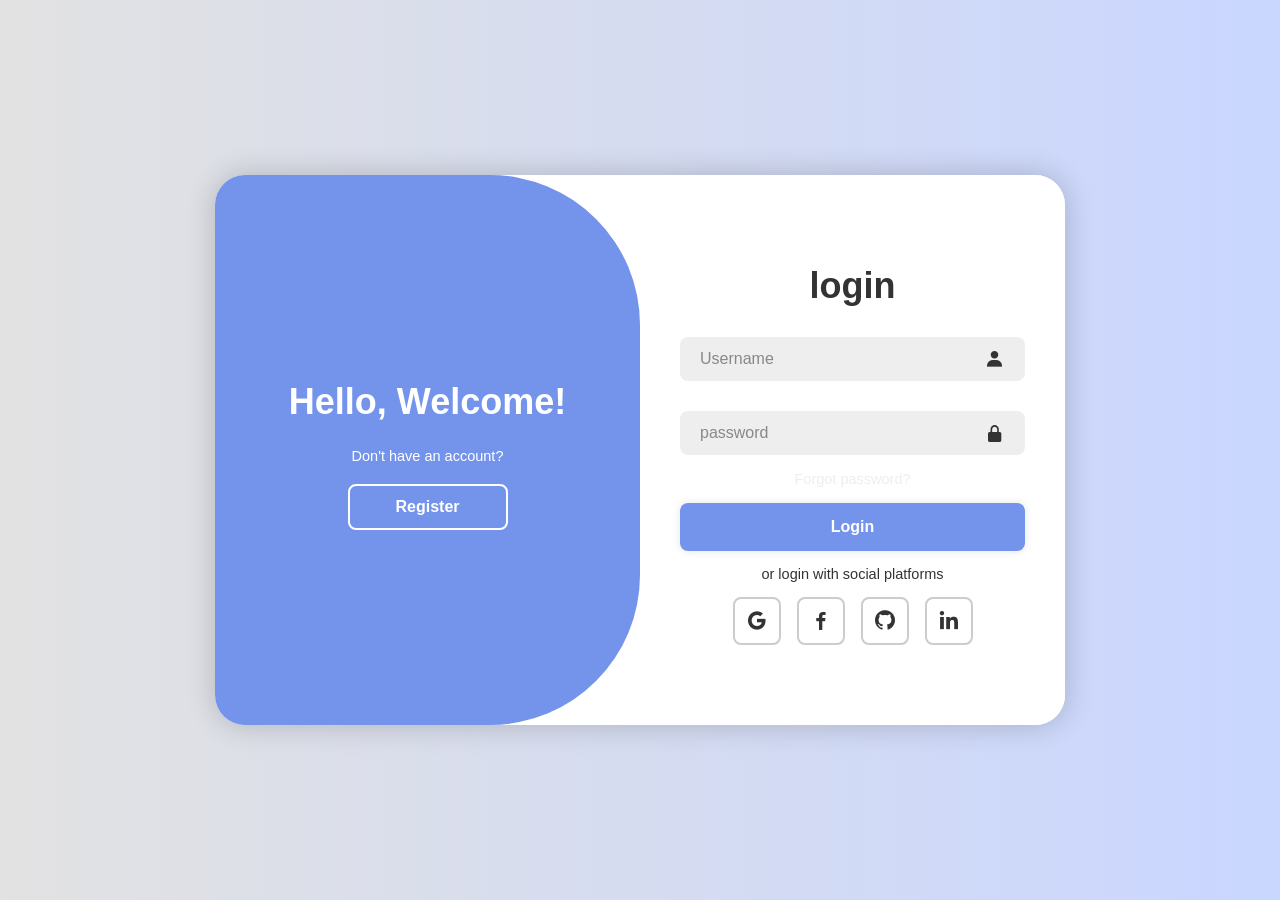
<file: login.html>
<!DOCTYPE html>
<html lang="en">
  <head>
    <meta charset="UTF-8" />
    <meta name="viewport" content="width=device-width, initial-scale=1.0" />
    <title>Document</title>
    <link href='https://unpkg.com/boxicons@2.1.4/css/boxicons.min.css' rel='stylesheet'>
    <link rel="stylesheet" href="login.css" />
  </head>
  <body>
    <div class="container">
<!-- Login form -->
      <div class="form-box login">
        <form action="">
            <h1>login</h1>
            <div class="input-box">
                <input type="text" placeholder="Username" 
                required>
                <i class='bx bxs-user'></i>
            </div>
            <div class="input-box">
                <input type="password" placeholder="password" 
                required>
                <i class='bx bxs-lock-alt'></i>
            </div>
            <div class="forgot-link">
                <a href="#">Forgot password?</a>
            </div>
            <button type="submit" class="btn login-submit">Login</button>

            <p>or login with social platforms</p>
            <div class="social-icons">
                <a href="#"><i class='bx bxl-google' ></i></a>
                <a href="#"><i class='bx bxl-facebook' ></i></a>
                <a href="#"><i class='bx bxl-github' ></i></a>
                <a href="#"><i class='bx bxl-linkedin' ></i></a>
            </div>
        </form>
      </div>
<!--Registration-->
      <div class="form-box register">
        <form action="">
            <h1>Registration</h1>
            <div class="input-box">
                <input type="text" placeholder="Username" 
                required>
                <i class='bx bxs-user'></i>
            </div>
            <div class="input-box">
                <input type="text" placeholder="Email" 
                required>
                <i class='bx bxs-envelope'></i>
            </div>
            <div class="input-box">
                <input type="password" placeholder="password" 
                required>
                <i class='bx bxs-lock-alt'></i>
            </div>
            <button type="submit" class="btn">Register</button>
            <p>or Register with social platforms</p>
            <div class="social-icons">
                <a href="#"><i class='bx bxl-google' ></i></a>
                <a href="#"><i class='bx bxl-facebook' ></i></a>
                <a href="#"><i class='bx bxl-github' ></i></a>
                <a href="#"><i class='bx bxl-linkedin' ></i></a>
            </div>
        </form>
      </div>

      
    <!--toggle-->
    <div class="toggle-box">
       <div class="toggle-panel toggle-left">
        <h1>Hello, Welcome!</h1>
        <p>Don't have an account?</p>
        <button class="btn register-btn">Register</button>
       </div>
       <div class="toggle-panel toggle-right">
        <h1>Welcome Back!</h1>
        <p>Already have an account?</p>
        <button class="btn login-btn">Login</button>
       </div>
    </div>

    </div>


    <script src="login.js"></script>
  </body>
</html>
</file>
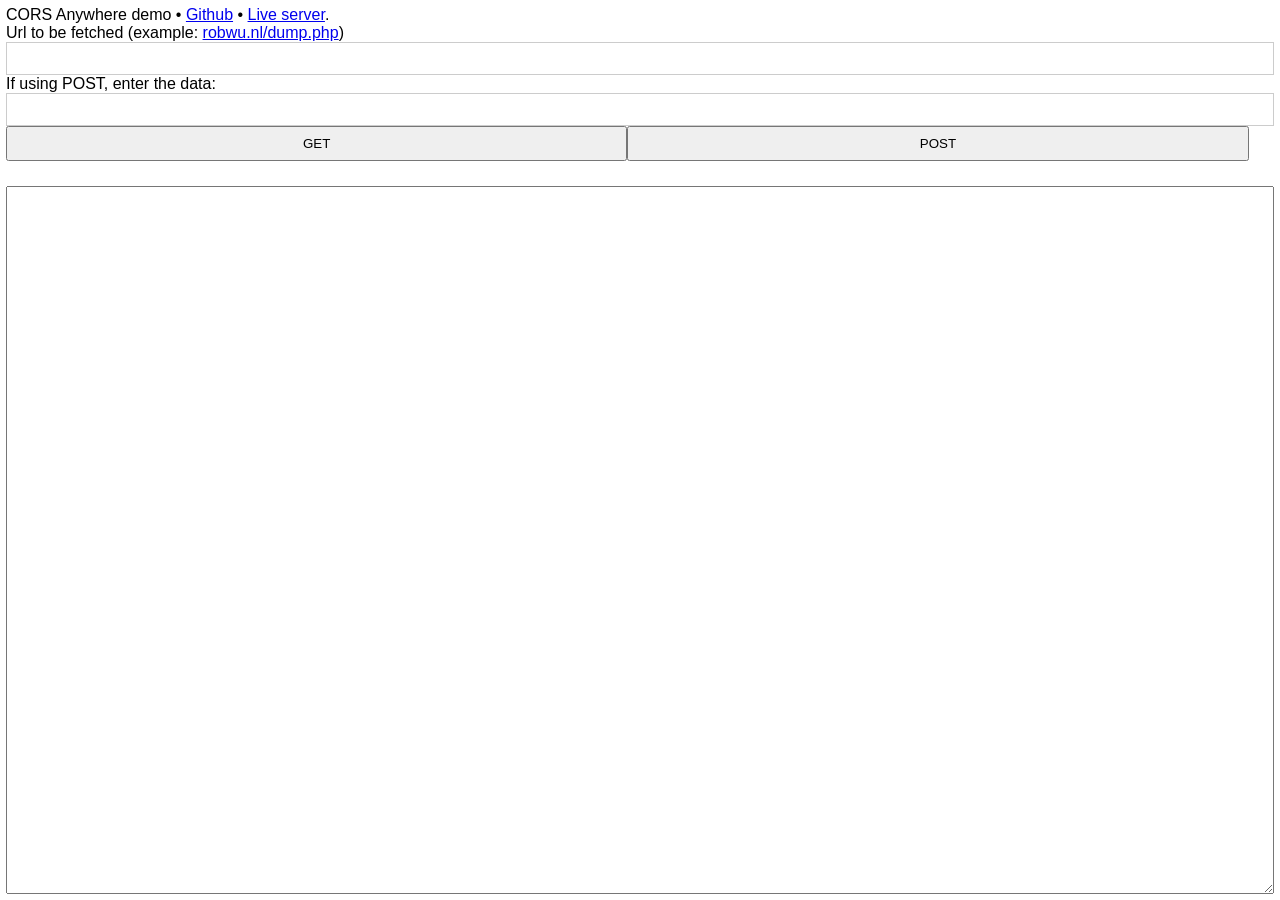
<file: cors-proxy/node_modules/cors-anywhere/demo.html>
<!DOCTYPE html>
<html>
<head>
<meta charset="utf-8">
<title>Demo of CORS Anywhere</title>
<meta name="viewport" content="width=device-width">
<style>
html, body {
  margin: 0;
  height: 100%;
  padding: 3px;
  font-family: Arial, sans-serif;
  font-size: 16px;
}
* {
  -moz-box-sizing: border-box;
       box-sizing: border-box;
}
label { display: block; }
input {
  display: block;
  width: 100%;
  padding: 8px 5px;
  border: 1px solid #CCC;
}
button {
  display: inline-block;
  width: 49%;
  padding: 8px;
}
textarea {
  width: 100%;
  height: 100%;
}
#top {
  height: 180px;
  position: relative;

}
#bottom {
  height: 100%;
  margin-top: -180px;
  padding-top: 180px;
}
</style>
</head>
<body>
<div id="top">
  CORS Anywhere demo &bull; <a href="https://github.com/Rob--W/cors-anywhere/">Github</a> &bull; <a href="http://cors-anywhere.herokuapp.com">Live server</a>.
  <label>
    Url to be fetched (example: <a href="//robwu.nl/dump.php">robwu.nl/dump.php</a>)
    <input type="url" id="url" value="">
  </label>
  <label>
    If using POST, enter the data:
    <input type="text" id="data">
  </label>
  <label>
    <button id="get">GET</button><button id="post">POST</button>
  </label>
</div>
<div id="bottom">
  <textarea id="output"></textarea>
</div>

<script>
  var cors_api_url = 'https://cors-anywhere.herokuapp.com/';
  function doCORSRequest(options, printResult) {
    var x = new XMLHttpRequest();
    x.open(options.method, cors_api_url + options.url);
    x.onload = x.onerror = function() {
      printResult(
        options.method + ' ' + options.url + '\n' +
        x.status + ' ' + x.statusText + '\n\n' +
        (x.responseText || '')
      );
    };
    if (/^POST/i.test(options.method)) {
      x.setRequestHeader('Content-Type', 'application/x-www-form-urlencoded');
    }
    x.send(options.data);
  }

  // Bind event
  (function() {
    var urlField = document.getElementById('url');
    var dataField = document.getElementById('data');
    var outputField = document.getElementById('output');
    document.getElementById('get').onclick =
    document.getElementById('post').onclick = function(e) {
      e.preventDefault();
      doCORSRequest({
        method: this.id === 'post' ? 'POST' : 'GET',
        url: urlField.value,
        data: dataField.value
      }, function printResult(result) {
        outputField.value = result;
      });
    };
  })();
  if (typeof console === 'object') {
    console.log('// To test a local CORS Anywhere server, set cors_api_url. For example:');
    console.log('cors_api_url = "http://localhost:8080/"');
  }
</script>
</body>
</html>
</file>
<file: login.css>
* {
    margin: 0;
    padding: 0;
    box-sizing: border-box;
    font-family: "Poppins", sans-serif;
  }
  
  body {
    display: flex;
    justify-content: center;
    align-items: center;
    min-height: 100vh;
    background: linear-gradient(90deg, #e2e2e2, #c9d6ff);
  }
  
  .container {
    position: relative;
    width: 850px;
    height: 550px;
    background: #fff;
    border-radius: 30px;
    box-shadow: 0 0 30px rgba(0, 0, 0, 0.2);
    margin: 20px;
    overflow: hidden;
  }
  
  .form-box {
    position: absolute;
    right: 0;
    width: 50%;
    height: 100%;
    background: #fff;
    display: flex;
    align-items: center;
    color: #333;
    text-align: center;
    padding: 40px;
    z-index: 1;
    transition: 0.6s ease-in-out 1.2s, visibility 0s 1s;
  }
  
  .container.active .form-box {
    right: 50%;
  }
  
  .form-box.register {
    visibility: hidden;
  }
  
  .container.active .form-box.register {
    visibility: visible;
  }
  form {
    width: 100%;
  }
  
  .container h1 {
    font-size: 36px;
    margin: 10px 0;
  }
  
  .input-box {
    position: relative;
    margin: 30px 0;
  }
  
  .input-box input {
    width: 100%;
    padding: 13px 50px 13px 20px;
    background: #eee;
    border-radius: 8px;
    border: none;
    outline: none;
    font-size: 16px;
    color: #333;
    font-weight: 500;
  }
  
  .input-box input::placeholder {
    color: #888;
    font-weight: 400;
  }
  
  .input-box i {
    position: absolute;
    right: 20px;
    top: 50%;
    transform: translateY(-50%);
    font-size: 20px;
    color: #333;
  }
  
  .forgot-link {
    margin: -15px 0 15px;
  }
  
  .forgot-link a {
    font-size: 14.5px;
    color: #eee;
    text-decoration: none;
  }
  
  .btn {
    width: 100%;
    height: 48px;
    background-color: #7494ec;
    box-shadow: 0 0 10px rgba(0, 0, 0, 0.1);
    border-radius: 8px;
    border: none;
    cursor: pointer;
    font-size: 16px;
    color: #fff;
    font-weight: 600;
  }
  
  .container p {
    font-size: 14.5px;
    margin: 15px 0;
  }
  
  .social-icons {
    display: flex;
    justify-content: center;
  }
  
  .social-icons a {
    display: inline-flex;
    padding: 10px;
    border: 2px solid #ccc;
    border-radius: 8px;
    font-size: 24px;
    color: #333;
    text-decoration: none;
    margin: 0 8px;
  }
  
  .toggle-box {
    position: absolute;
    width: 100%;
    height: 100%;
  }
  
  .toggle-box::before {
    content: "";
    position: absolute;
    left: -250%;
    width: 300%;
    height: 100%;
    background: #7494ec;
    border-radius: 150px;
    z-index: 2;
    transition: 1.8s ease-in-out;
  }
  
  .container.active .toggle-box::before {
    left: 50%;
  }
  
  .toggle-panel {
    position: absolute;
    width: 50%;
    height: 100%;
    color: #fff;
    display: flex;
    flex-direction: column;
    justify-content: center;
    align-items: center;
    z-index: 2;
  }
  
  .toggle-panel.toggle-left {
    left: 0;
    transition-delay: 1.2s;
  }
  .container.active .toggle-panel.toggle-left {
    left: -50%;
    transition-delay: 0.6s;
  }
  
  .toggle-panel.toggle-right {
    right: -50%;
    transition-delay: 0.6s;
  }
  .container.active .toggle-panel.toggle-right {
    right: 0;
    transition-delay: 1.2s;
  }
  
  .toggle-panel p {
    margin-bottom: 20px;
  }
  
  .toggle-panel .btn {
    width: 160px;
    height: 46px;
    background: transparent;
    border: 2px solid #fff;
    box-shadow: none;
  }
  
  @media screen and (max-width: 650px) {
    .container {
      height: calc(100vh - 40px);
    }
  
    .form-box {
      bottom: 0;
      width: 100%;
      height: 70%;
    }
  
    .container.active .form-box {
      right: 0;
      bottom: 30%;
    }
  
    .toggle-box::before {
      left: 0;
      top: -270%;
      width: 100%;
      height: 300%;
    }
  
    .container.active .toggle-box::before {
      left: 0;
      top: 70%;
    }
    .toggle-panel {
      width: 100%;
      height: 30%;
    }
  
    .toggle-panel.toggle-left {
      top: 0;
    }
  
    .container.active .toggle-panel.toggle-left {
      left: 0;
      top: -30%;
    }
  
    .toggle-panel.toggle-right {
      right: 0;
      bottom: -30%;
    }
  
    .container.active .toggle-panel.toggle-right {
      bottom: 0;
    }
  }
  
  @media screen and (max-width: 450px) {
    .form-box {
      padding: 20px;
    }
  
    .toggle-panel h1 {
      font-size: 30px;
    }
  }
</file>
